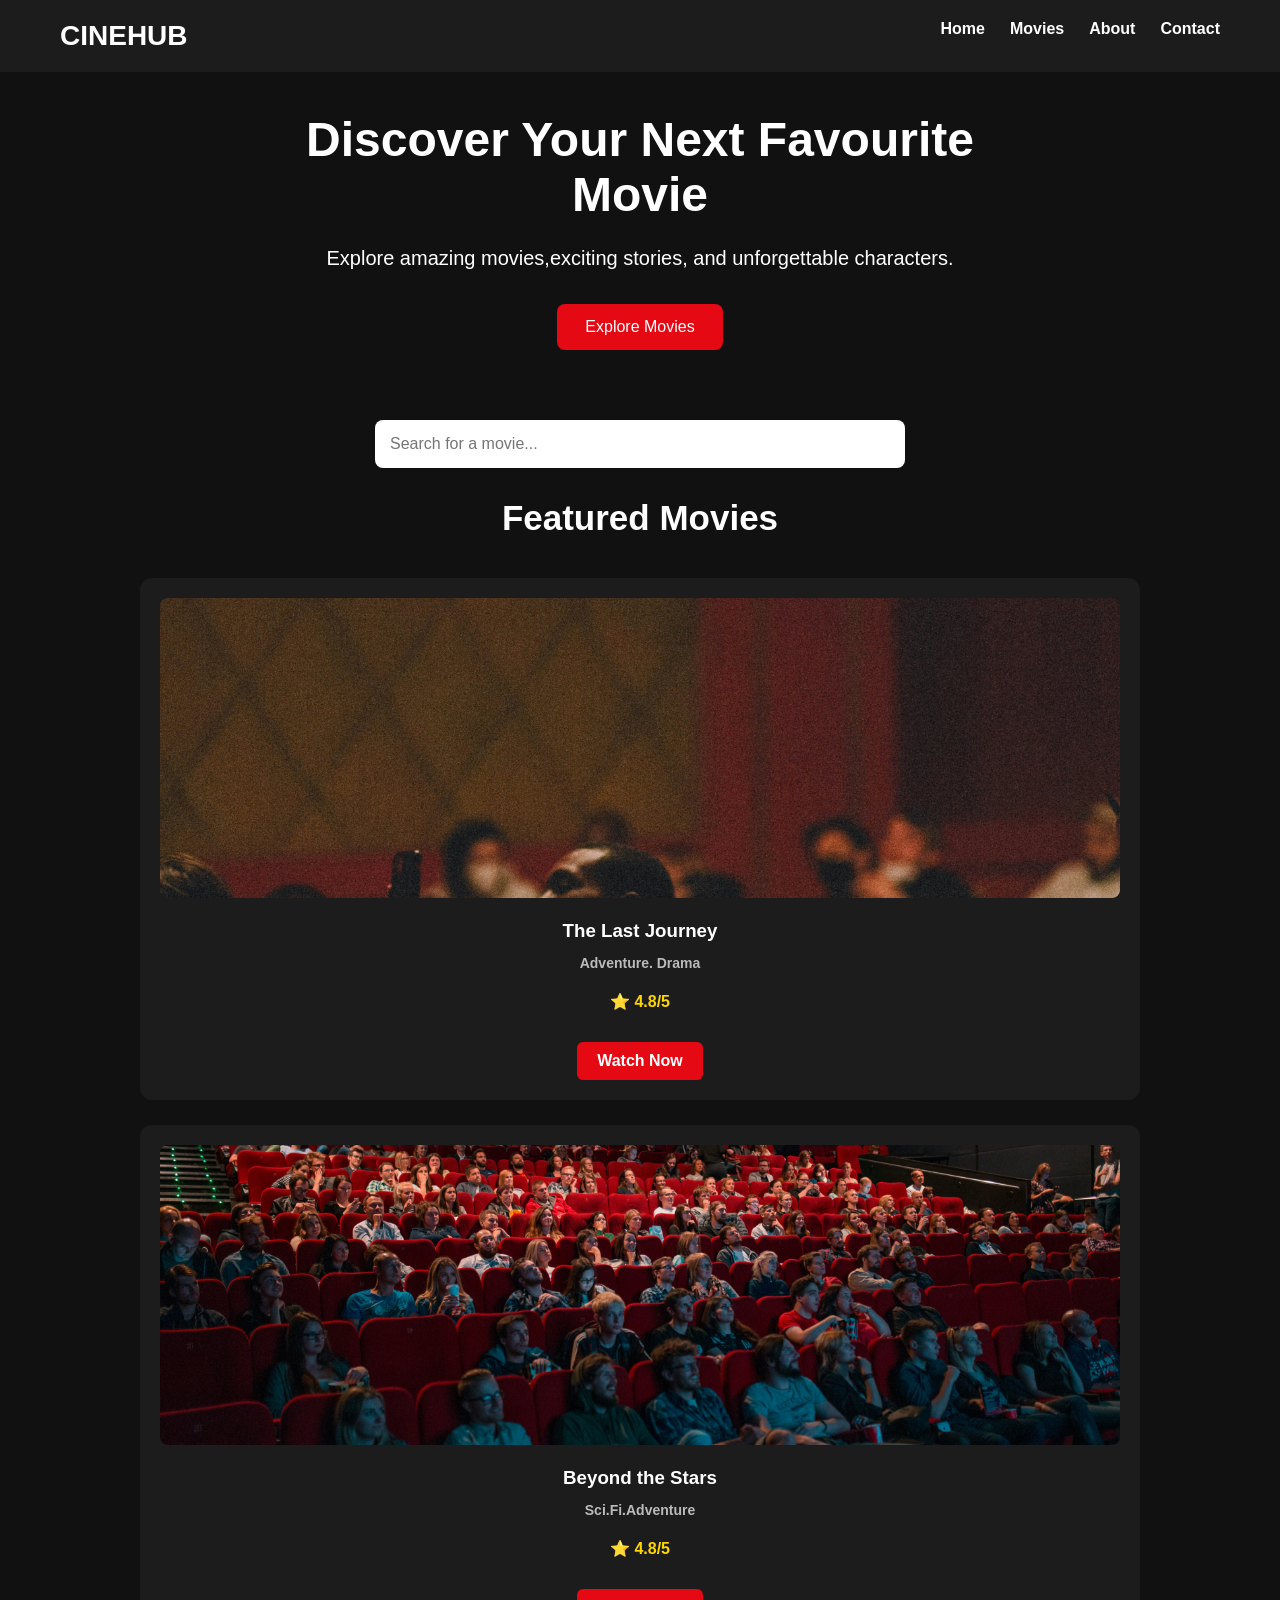
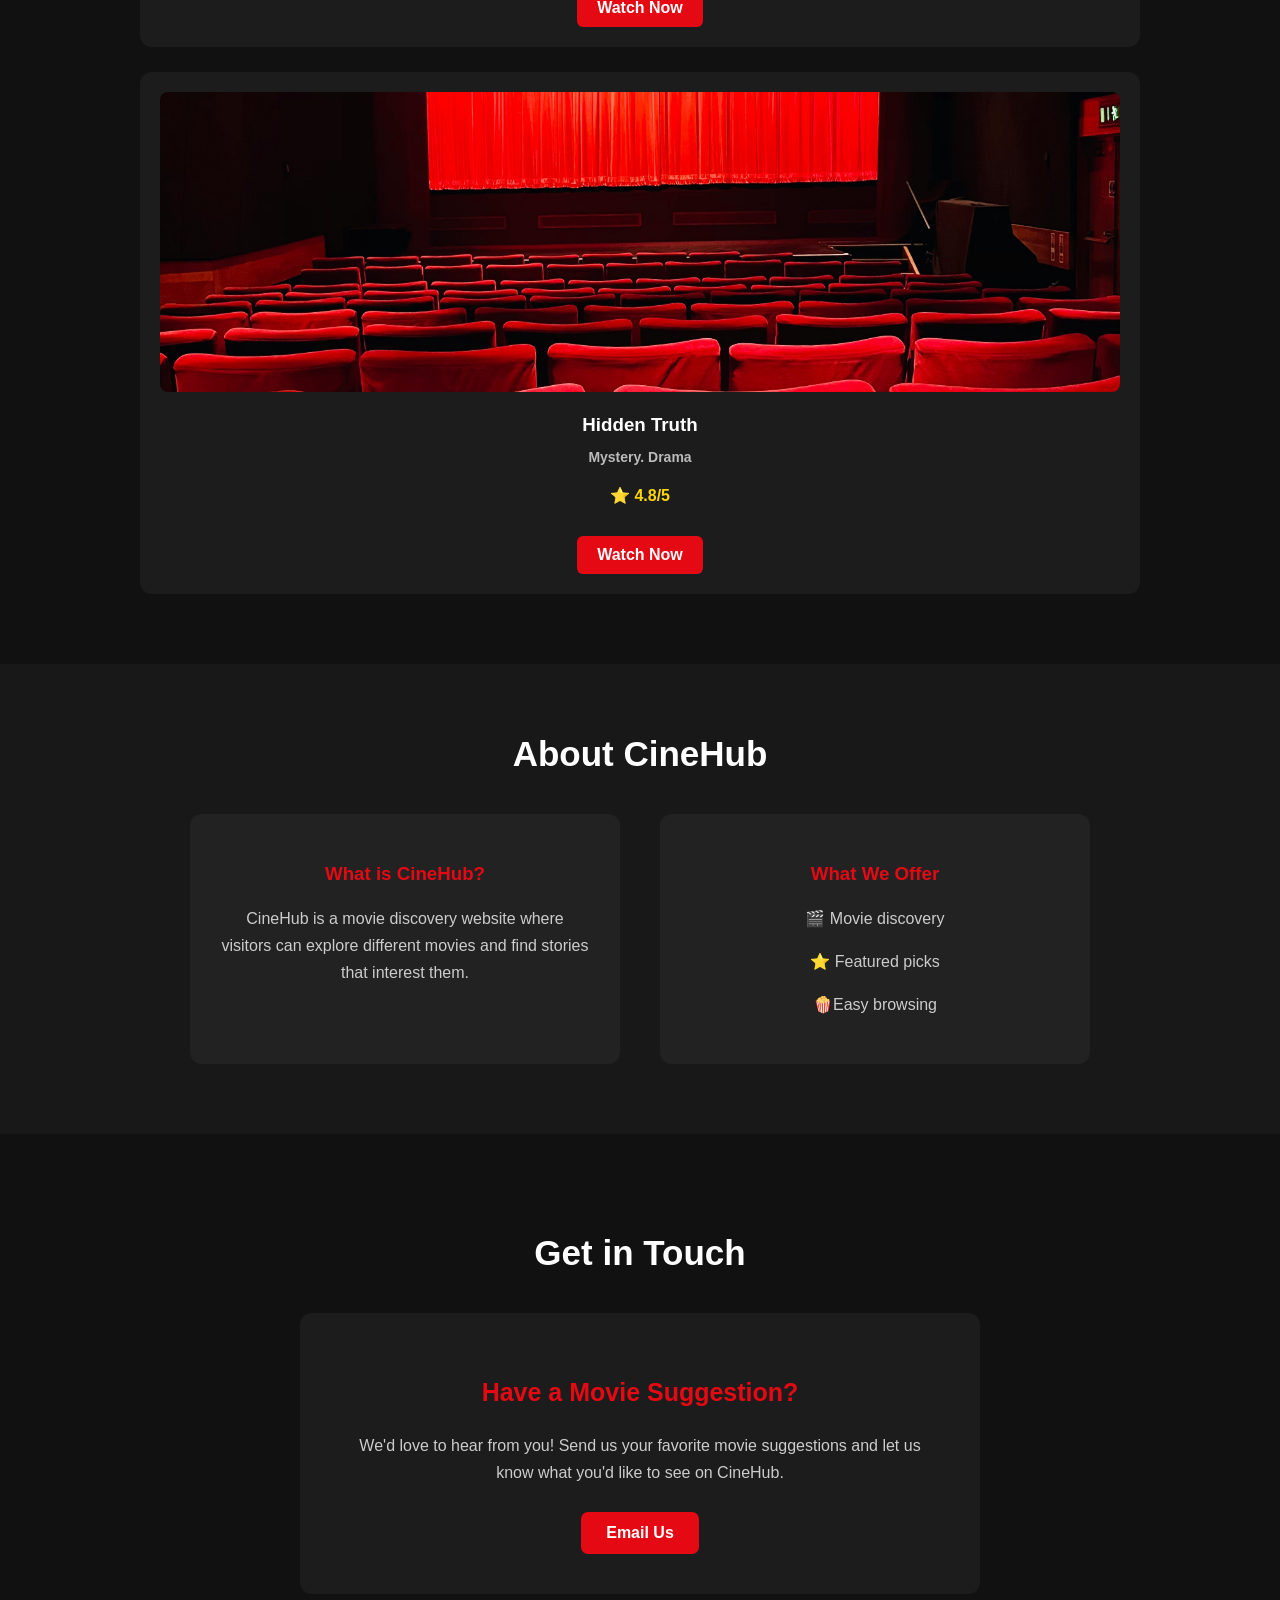
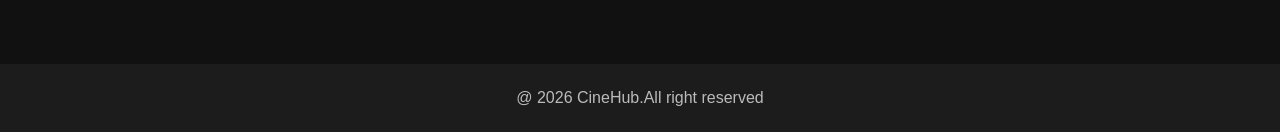
<file: index.html>
<!DOCTYPE html>
<html lang="en">
<head>
    <meta charset="UTF-8">
    <meta name="viewport" content="width=device-width, initial-scale=1.0">
    <title>Document</title>
    <link rel="stylesheet" href="cinehub.css">
</head>
<body>
  <header>
    <h1>CINEHUB</h1>
    <nav>
        <a href="#home">Home</a>
        <a href="#movies">Movies</a>
        <a href="#about">About</a>
        <a href="#contact">Contact</a>



    </nav>
  </header>
  <main>
<section id="#home">
    <div class="hero-content">
   
    <h2>Discover Your Next Favourite Movie</h2>
    <p>Explore amazing movies,exciting stories, and unforgettable characters.</p>
    <a href="#movies" class="hero-btn">Explore Movies</a>
    </div> 
</section>
<section id="movies">
     <div class="search-box">
    <input type="text" id="movieSearch" placeholder="Search for a movie...">
</div>
    <h2>Featured Movies</h2>
    <div class="movie-container">
        <div class="movie-card">
            <img src="movie1.jpg" alt="Movie poster">
            <h3>The Last Journey</h3>
            <p class="genre">Adventure. Drama</p>
            
<p class="rating">⭐ 4.8/5</p>

           <a href="#" class="watch-btn">Watch Now</a>
        </div>
<div class="movie-card">

    <img src="movie2.jpg" alt="Movie poster">
    <h3>Beyond the Stars</h3>
    <p class="genre">Sci.Fi.Adventure</p>
    
<p class="rating">⭐ 4.8/5</p>

     <a href="#" class="watch-btn">Watch Now</a>
</div>
 
        <div class="movie-card">
            <img src="movie3.jpg" alt="Movie poster">
            <h3>Hidden Truth</h3>
            <p class="genre">Mystery. Drama</p>

<p class="rating">⭐ 4.8/5</p>

           <a href="#" class="watch-btn">Watch Now</a>
        </div>
    </div>

</section>
<section id="about">
    <h2>About CineHub</h2>
    <div class="about-content">

   <div class="about-card">

    
    <h3>What is CineHub?</h3>
    <p>CineHub is a movie discovery website where visitors can explore different movies and find stories that interest them.</p>
</div>
<div class="about-card">
    <h3>What We Offer</h3>
    <p>🎬 Movie discovery</p>
    <p>⭐ Featured picks</p>
    <p>🍿Easy browsing</p>
</div>
 </div>
</section>
<section id="#contact">
    <section id="contact">
    <h2>Get in Touch</h2>

    <div class="contact-content">
        <h3>Have a Movie Suggestion?</h3>
        <p>
            We'd love to hear from you! Send us your favorite movie
            suggestions and let us know what you'd like to see on CineHub.
        </p>

        <a href="mailto:cinehub@example.com" class="contact-btn">
            Email Us
        </a>
    </div>

</section>
<footer>
  <p> @ 2026 CineHub.All right reserved</p> 
</footer>
  </main>
    <script src="script.js"></script>
</body>
</html>
</file>
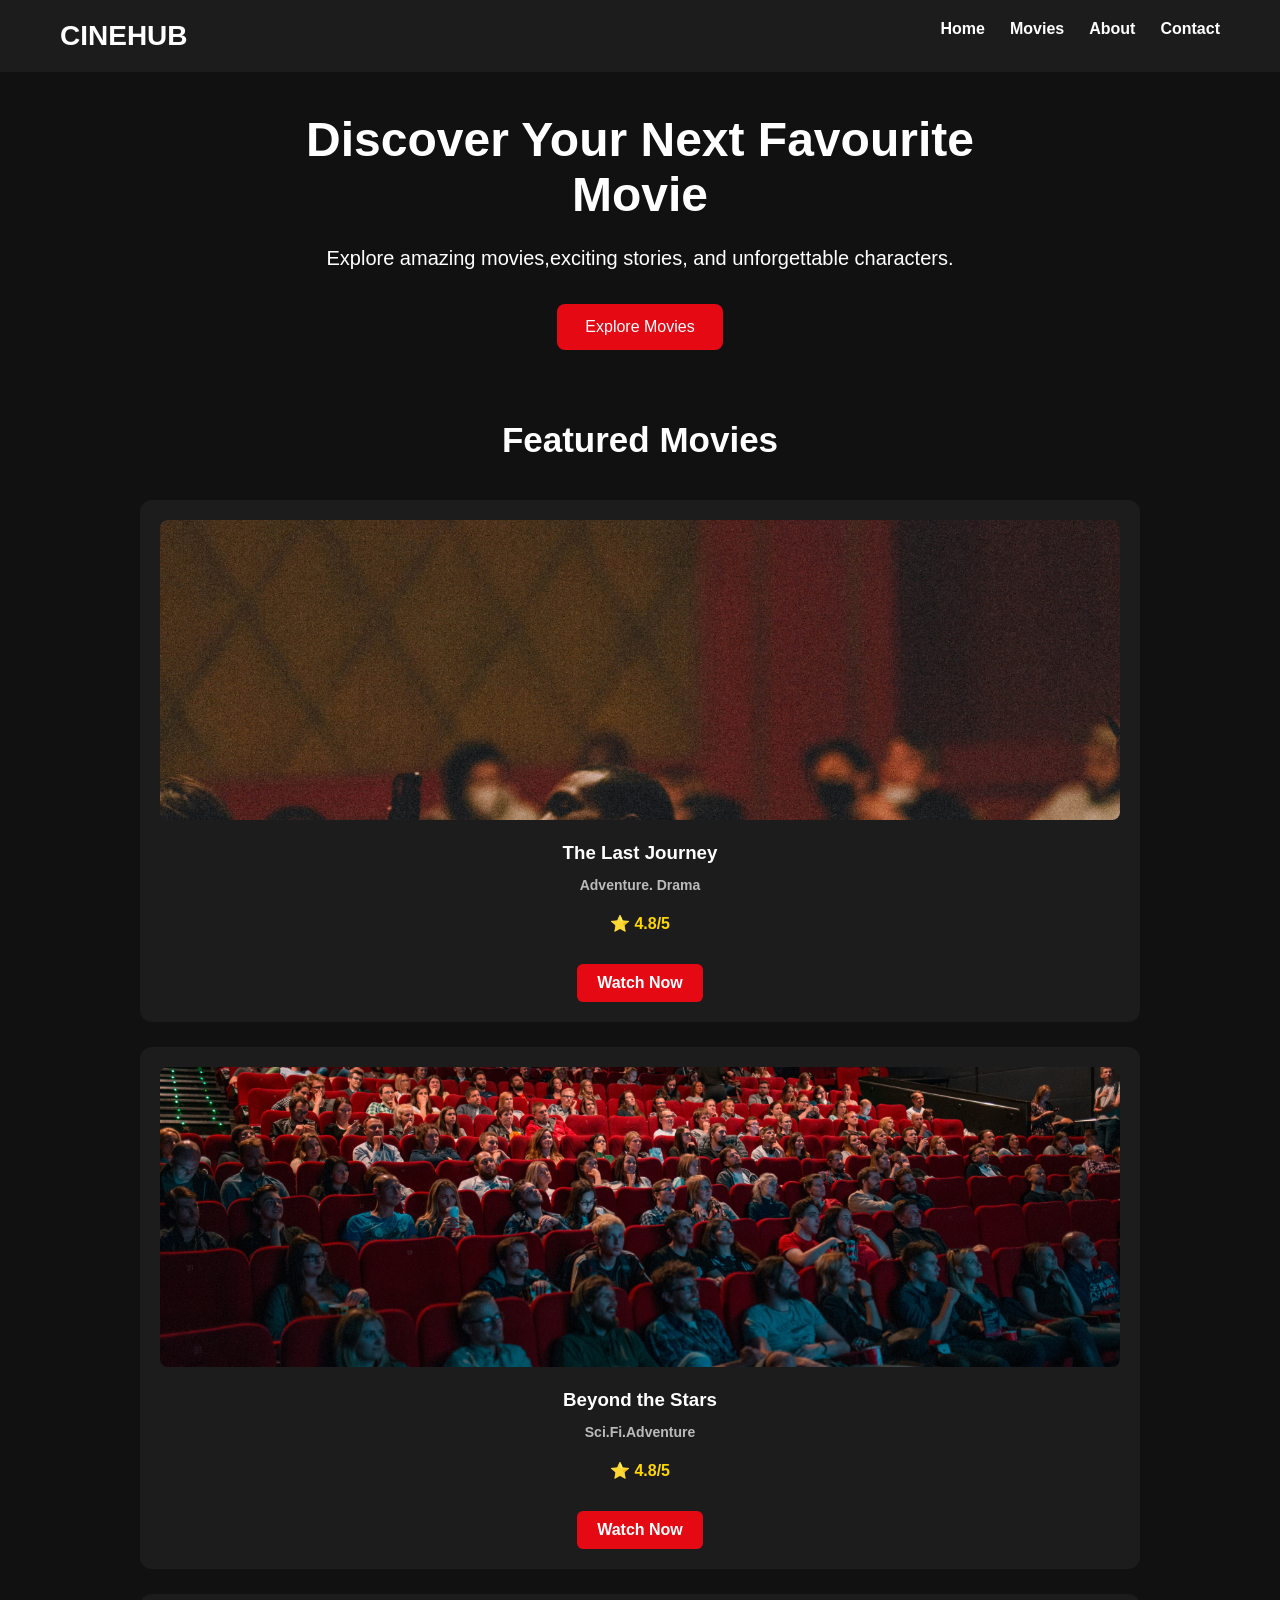
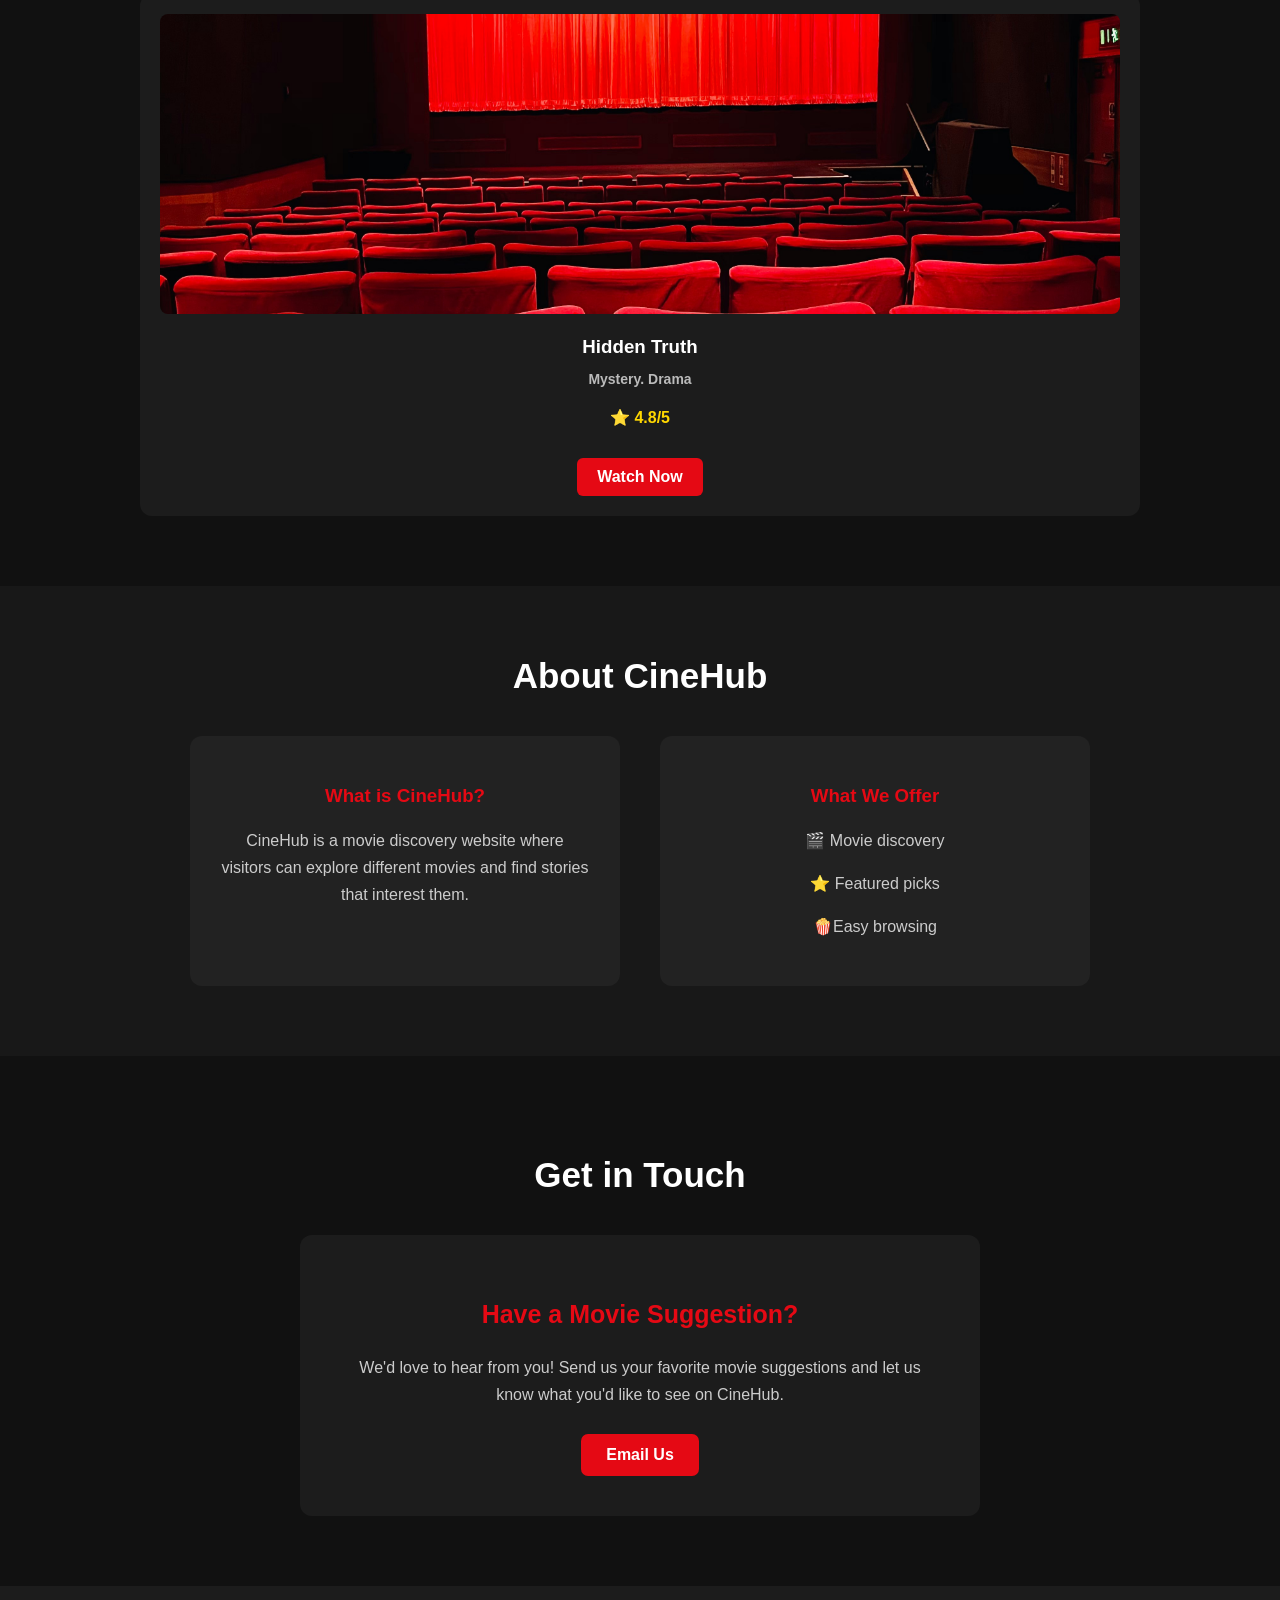
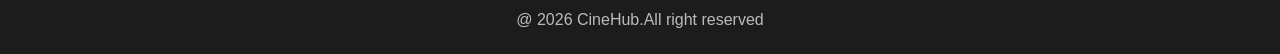
<file: cinehub.html>
<!DOCTYPE html>
<html lang="en">
<head>
    <meta charset="UTF-8">
    <meta name="viewport" content="width=device-width, initial-scale=1.0">
    <title>Document</title>
    <link rel="stylesheet" href="cinehub.css">
</head>
<body>
  <header>
    <h1>CINEHUB</h1>
    <nav>
        <a href="#home">Home</a>
        <a href="#movies">Movies</a>
        <a href="#about">About</a>
        <a href="#contact">Contact</a>



    </nav>
  </header>
  <main>
<section id="#home">
    <div class="hero-content">
    
    <h2>Discover Your Next Favourite Movie</h2>
    <p>Explore amazing movies,exciting stories, and unforgettable characters.</p>
    <a href="#movies" class="hero-btn">Explore Movies</a>
    </div>
 
</section>
<section id="movies">
    <h2>Featured Movies</h2>
    <div class="movie-container">
        <div class="movie-card">
            <img src="movie1.jpg" alt="Movie poster">
            <h3>The Last Journey</h3>
            <p class="genre">Adventure. Drama</p>
            
<p class="rating">⭐ 4.8/5</p>

           <a href="#" class="watch-btn">Watch Now</a>
        </div>
<div class="movie-card">

    <img src="movie2.jpg" alt="Movie poster">
    <h3>Beyond the Stars</h3>
    <p class="genre">Sci.Fi.Adventure</p>
    
<p class="rating">⭐ 4.8/5</p>

     <a href="#" class="watch-btn">Watch Now</a>
</div>
 
        <div class="movie-card">
            <img src="movie3.jpg" alt="Movie poster">
            <h3>Hidden Truth</h3>
            <p class="genre">Mystery. Drama</p>

<p class="rating">⭐ 4.8/5</p>

           <a href="#" class="watch-btn">Watch Now</a>
        </div>
    </div>

</section>
<section id="about">
    <h2>About CineHub</h2>
    <div class="about-content">

   <div class="about-card">

    
    <h3>What is CineHub?</h3>
    <p>CineHub is a movie discovery website where visitors can explore different movies and find stories that interest them.</p>
</div>
<div class="about-card">
    <h3>What We Offer</h3>
    <p>🎬 Movie discovery</p>
    <p>⭐ Featured picks</p>
    <p>🍿Easy browsing</p>
</div>
 </div>
</section>
<section id="#contact">
    <section id="contact">
    <h2>Get in Touch</h2>

    <div class="contact-content">
        <h3>Have a Movie Suggestion?</h3>
        <p>
            We'd love to hear from you! Send us your favorite movie
            suggestions and let us know what you'd like to see on CineHub.
        </p>

        <a href="mailto:cinehub@example.com" class="contact-btn">
            Email Us
        </a>
    </div>

</section>
<footer>
  <p> @ 2026 CineHub.All right reserved</p> 
</footer>
  </main>
</body>
</html>
</file>
<file: cinehub.css>
html{
    scroll-behavior: smooth;
}
body{
    margin: 0;
    font-family: Arial, sans-serif;
    background-color: #111;
    color: white;
}
/*header*/
header{
    display: flex;
    justify-content: space-between;
    padding: 20px 60px;
    background-color: #1c1c1c;
    position: sticky;
    top: 0;
    z-index: 1000;
}
header h1{
    margin: 0;
    font-size: 28px;
}
nav{
    display: flex;
    gap: 25px;
}
nav a{
    color: white;
    text-decoration: none;
    font-weight: bold;
    transition: 0.3s ease;
}
nav a:hover{
    color: #e50914;
}
/*home*/
#home{
    min-height: 500px;
    display: flex;
    justify-content: center;
    align-items: center;
    padding: 60px 20px;
    background: linear-gradient(to bottom, #222,#111);
}
.hero-content{
    max-width: 700px;
    width:100%;
    margin: 0 auto;
    text-align:center;
}
.hero-content h2{
    font-size: 48px;
    margin-bottom: 20px;
    text-align:center;

}
.hero-content p{
    font-size: 20px;
    line-height: 1.6;
    margin:0 auto 30px;
    text-align:center;
}
.hero-btn{
    display: inline-block;
    padding: 14px 28px;
    background-color: #e50914;
    color: white;
    border-radius: 8px;
    text-decoration: none;
    border-radius: bold;
    transition: 0.3s ease;
}
.hero-btn:hover{
    background-color: #b20710;
    transform: translateY(-3px);
}
/*movies*/
#movies{
    padding: 70px 20px;
    background-color: #111;
    display: block;
    width: 100%;
    box-sizing: border-box;

}
#movies h2{
    text-align: center;
    margin:0 0 40px;
    font-size: 35px;
    display: block;
    width: 100%;
}
.movie-container{
    display: grid;
    grid-template-columns: repeat(3 1fr);
    gap: 25px;
    width: 100%;
    max-width: 1000px;
    margin: 0 auto;
}
.movie-card{
    background-color: #1c1c1c;
    padding: 20px;
    border-radius: 12px;
    text-align: center;
    transition: 0.3s ease;
}
.movie-card:hover{
    transform: translateY(-8px);
}
.movie-card img{
    width: 100%;
    height: 300px;
    object-fit: cover;
    border-radius: 8px;
}
.movie-card h3{
    margin: 18px 0 8px;
}
.movie-card p{
    color: #bbb;
}
.rating {
    color: #ffd700 !important;
    font-weight: bold;
}
.genre{
    display: inline-block;
    color: #e50914;
    font-size: 14px;
    font-weight: bold;
    margin: 5px 0;
}
  .search-box {
    text-align: center;
    margin-bottom: 30px;
}

.search-box input {
    width: 80%;
    max-width: 500px;
    padding: 15px;
    border: none;
    border-radius: 8px;
    font-size: 16px;
    outline: none;
}
.watch-btn{
    display: inline-block;
    margin-top: 15px;
    padding: 10px 20px;
    background-color: #e50914;
    color: white;
    text-decoration: none;
    border-radius: 6px;
    font-weight: bold;
    transition: 0.3s ease;
}
.watch-btn:hover{
    background-color: #b20710;
    transform: translateY(-3px);
}
    #about {
    padding: 70px 20px;
    background-color: #181818;
}

#about h2 {
    text-align: center;
    font-size: 35px;
    margin:0 0 40px;
}

.about-content {
    display: grid;
    grid-template-columns: 1fr 1fr;
    gap: 40px;
    max-width: 900px;
    margin:0  auto;
}

.about-card {
    background-color: #222;
    padding: 30px;
    border-radius: 12px;
    text-align: center;
}

.about-card h3 {
    color: #e50914;
    margin-bottom: 20px;
}

.about-card p {
    color: #ccc;
    line-height: 1.7;
    margin-bottom: 10px 0;
}
#contact {
    padding: 70px 20px;
    background-color: #111;
    text-align: center;
}

#contact h2 {
    font-size: 35px;
    margin-bottom: 40px;
}

.contact-content {
    max-width: 600px;
    margin: auto;
    background-color: #1c1c1c;
    padding: 40px;
    border-radius: 12px;
}

.contact-content h3 {
    color: #e50914;
    font-size: 25px;
}

.contact-content p {
    color: #ccc;
    line-height: 1.7;
    margin-bottom: 25px;
}

.contact-btn {
    display: inline-block;
    padding: 12px 25px;
    background-color: #e50914;
    color: white;
    text-decoration: none;
    border-radius: 7px;
    font-weight: bold;
    transition: 0.3s ease;
}

.contact-btn:hover {
    background-color: #b20710;
    transform: translateY(-3px);
}
footer {
    background-color: #1c1c1c;
    color: white;
    text-align: center;
    padding: 25px 20px;
}

footer p {
    margin: 0;
    color: #bbb;
}
@media (max-width:768px){
    header{
        padding: 20px;
        flex-direction: column;
        gap: 15px;
    }
    nav{
        flex-wrap: wrap;
        justify-content: center;
        gap: 15px;
    }
    #home{
        min-height: 450px;
        padding: 50px 20px;
    }
    .hero-content h2{
        font-size: 35px;
    }
    .hero-content p{
        font-size: 17px;
    }
    .movie-container{
        grid-template-columns: 1fr;
    }
    .about-content{
        grid-template-columns: 1fr;
    }
    .contact-content{
        padding: 30px 20px;
    }
</file>
